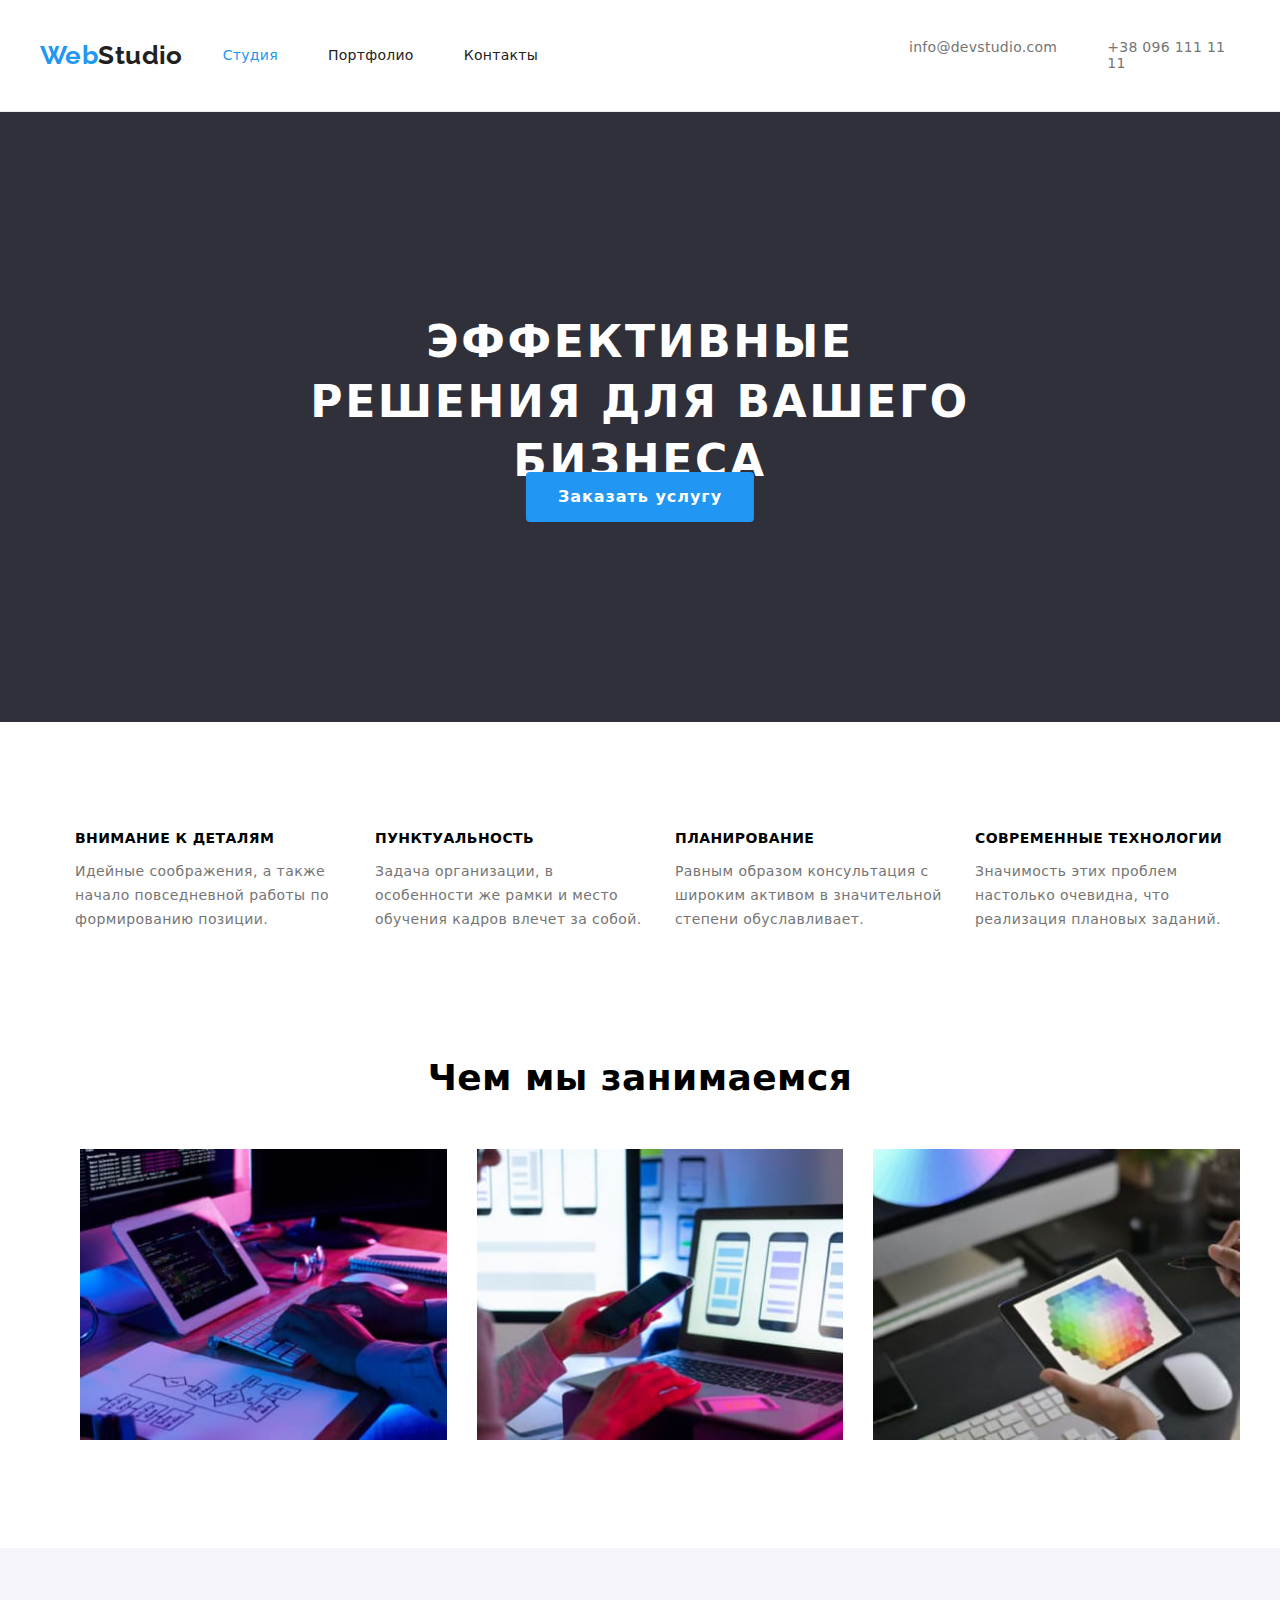
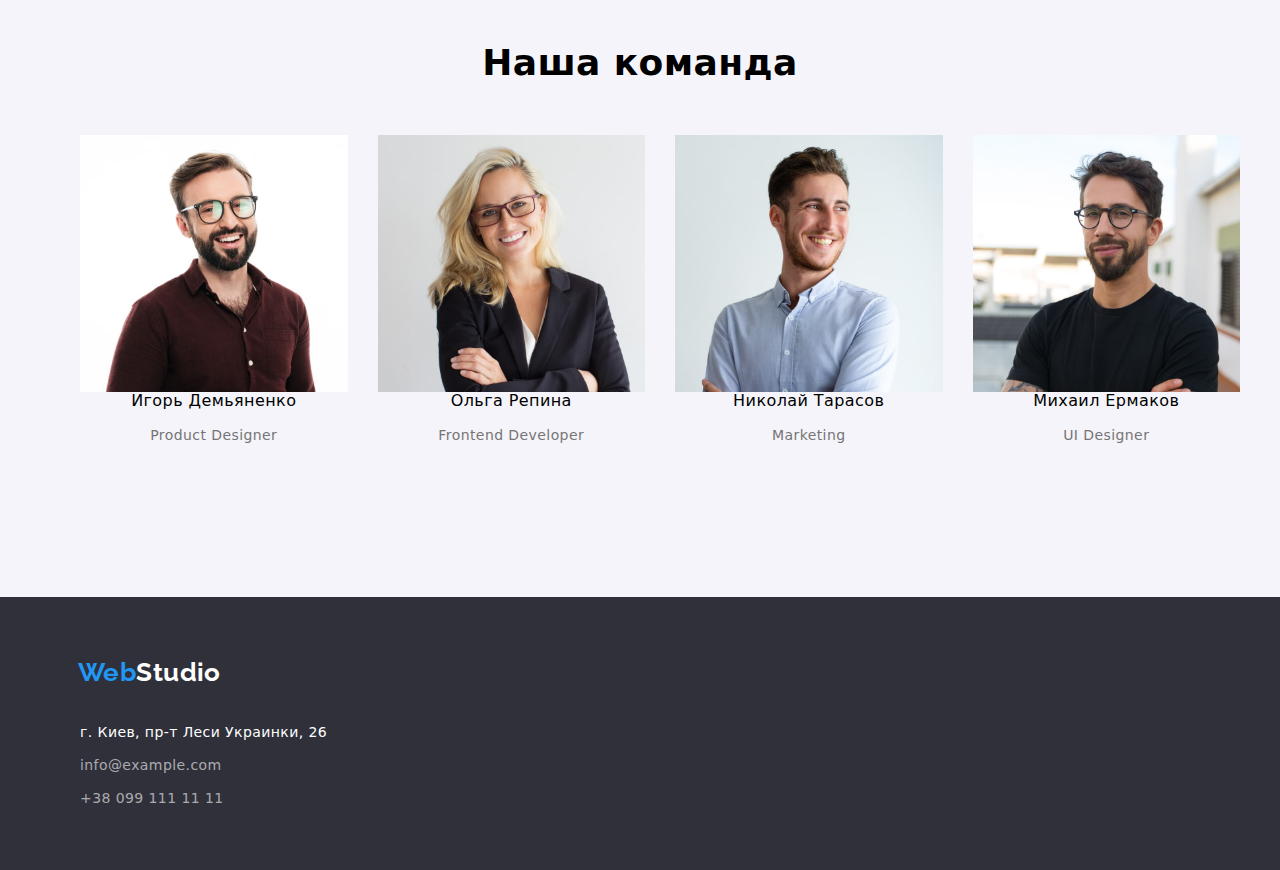
<file: index.html>
<!DOCTYPE html>
<html lang="ru">
  <head>
    <meta charset="UTF-8" />
    <meta http-equiv="X-UA-Compatible" content="IE=edge" />
    <meta name="viewport" content="width=device-width, initial-scale=1.0" />
    <title>GOIT</title>
    <link rel="preconnect" href="https://fonts.googleapis.com">
    <link rel="preconnect" href="https://fonts.gstatic.com" crossorigin>
    <link href="https://fonts.googleapis.com/css2?family=Raleway:wght@700&family=Roboto:wght@400;500;700;900&display=swap" rel="stylesheet">
    <link rel="stylesheet" href="./styles/styles.css">
    <link rel="stylesheet" href="css/normalize.css">
  </head>
  <body>
    <header>
      <div class="container">
        <div class="navigation">
            <a class="logo" href="#" lang="en">Web<span class="logo-ll">Studio</span></a>
          <nav>          
            <ul class="nav-l">
              <li class="list-font"><a class="list-l" href="#">Студия</a></li>
              <li class="list-font"><a class="list" href="./portfolio.html">Портфолио</a></li>
              <li class="list-font"><a class="list" href="#">Контакты</a></li>
            </ul>
          </nav>
          <ul class="telmail-ll">
            <li class="list-font"><a class="list-font-email-tel" href="mailto:info@devstudio.com">info@devstudio.com</a></li>
            <li class="list-font"><a class="list-font-email-tel" href="tel:+380961111111">+38 096 111 11 11</a></li>
          </ul>
        </div>
      </div>
    </header>
    <main>
      <section class="section-l">
        <div class="container">
          <h1 class="header-l">Эффективные решения для вашего бизнеса</h1>
          <button class="button" type="button">Заказать услугу</button>
        </div>
      </section>
      <section class="section-ll">
          <div class="container">
            <h2 class="invisible">Наши преимущества</h2>
        <ul class="header-menu-list">
          <li>
            <h3 class="header-list">Внимание к деталям</h3>
            <p class="text-list">Идейные соображения, а также начало повседневной работы по формированию позиции.</p>
          </li>
          <li>
            <h3 class="header-list">Пунктуальность</h3>
            <p class="text-list">
              Задача организации, в особенности же рамки и место обучения кадров влечет за собой.
            </p>
          </li>
          <li>
            <h3 class="header-list">Планирование</h3>
            <p class="text-list">
              Равным образом консультация с широким активом в значительной степени обуславливает.
            </p>
          </li>
          <li>
            <h3 class="header-list">Современные технологии</h3>
            <p class="text-list">Значимость этих проблем настолько очевидна, что реализация плановых заданий.</p>
          </li>
        </ul>
          </div>
      </section>
      <section class="section-lll">
        <div class="container">
          <h2 class="header-photo">Чем мы занимаемся</h2>
        <ul class="photo-flex">
          <li><img src="./images/img(1).jpg" width="370" height="294" alt="IMG1" /></li>
          <li><img src="./images/img(2).jpg" width="370" height="294" alt="IMG2" /></li>
          <li><img src="./images/img(3).jpg" width="370" height="294" alt="IMG3" /></li>
        </ul>
        </div>
      </section>
      <section class="big-team">
          <div class="container">
            <h2 class="team">Наша команда</h2>
        <ul class="team-our">
          <li class="photo-members">
              <img src="./images/img221.jpg" width="270" height="260" alt="img221" />
            <h3 class="members">Игорь Демьяненко</h3>
            <p class="profession">Product Designer</p>
          </li>
          <li class="photo-members">
              <img src="./images/img222.jpg" width="270" height="260" alt="img222" />
            <h3 class="members">Ольга Репина</h3>
            <p class="profession">Frontend Developer</p>
          </li>
          <li class="photo-members">
              <img src="./images/img223.jpg" width="270" height="260" alt="img223" />
            <h3 class="members">Николай Тарасов</h3>
            <p class="profession">Marketing</p>
          </li>
          <li class="photo-members">
              <img src="./images/img224.jpg" width="270" height="260" alt="img224" />
            <h3 class="members">Михаил Ермаков</h3>
            <p class="profession">UI Designer</p>
          </li>
        </ul>
          </div>
      </section>
    </main>
    <footer class="big-footer">
      <div class="container">
        <div class="footer-l">
          <span class="span-logo">
            <a class="logo" href="#" lang="en">Web<span class="logo-lll">Studio</span></a>
          </span>
      <address>
        <ul class="contacts-list">
          <li class="list-cont-l">
           <a style="text-decoration: none;" class="city" href="https://bit.ly/3pXMvUd">г. Киев, пр-т Леси Украинки, 26</a>
          </li>
          <li class="list-cont-ll">
            <a style="text-decoration: none;" class="email-tel" href="mailto:info@example.com">info@example.com</a>
          </li>
          <li class="list-cont-lll">
            <a style="text-decoration: none;" class="email-tel" href="tel:+380991111111">+38 099 111 11 11</a>
          </li>
        </ul>
      </address>
        </div>
      </div>
    </footer> 
  </body>
</html>
</file>
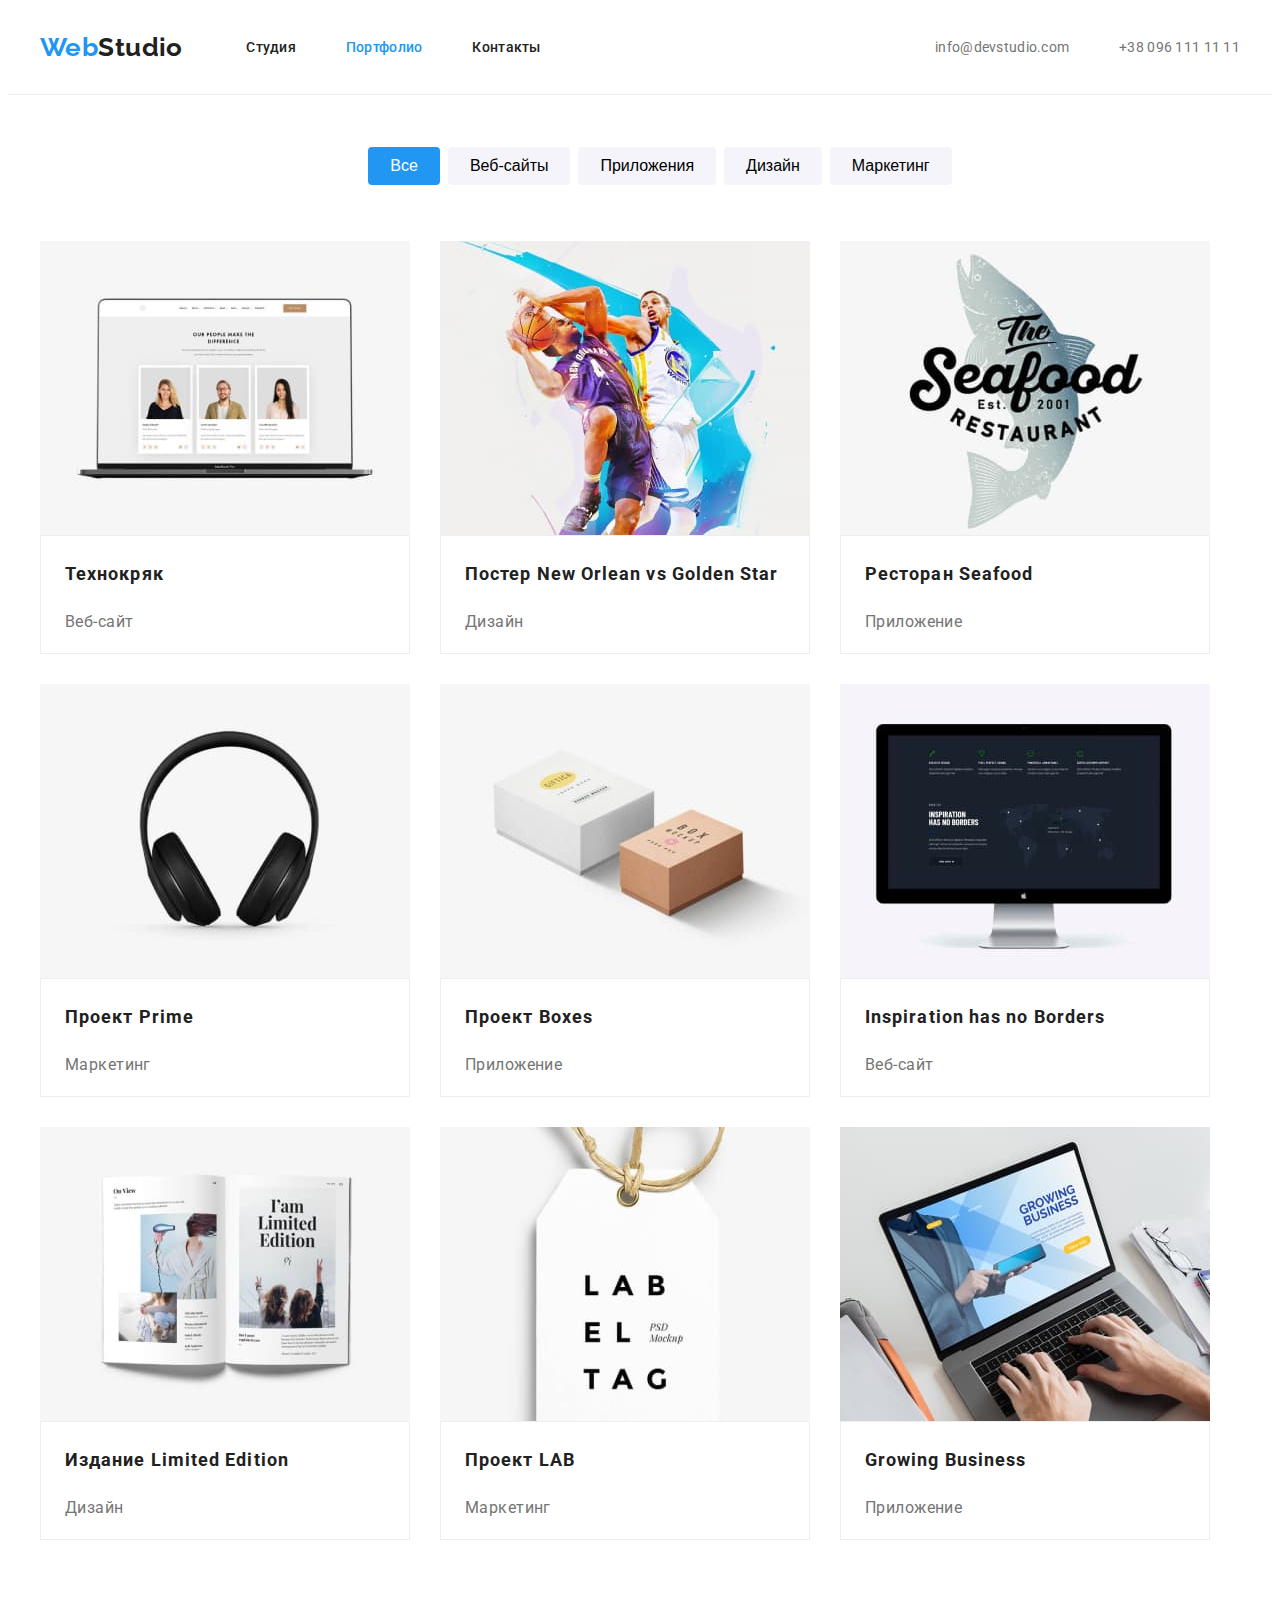
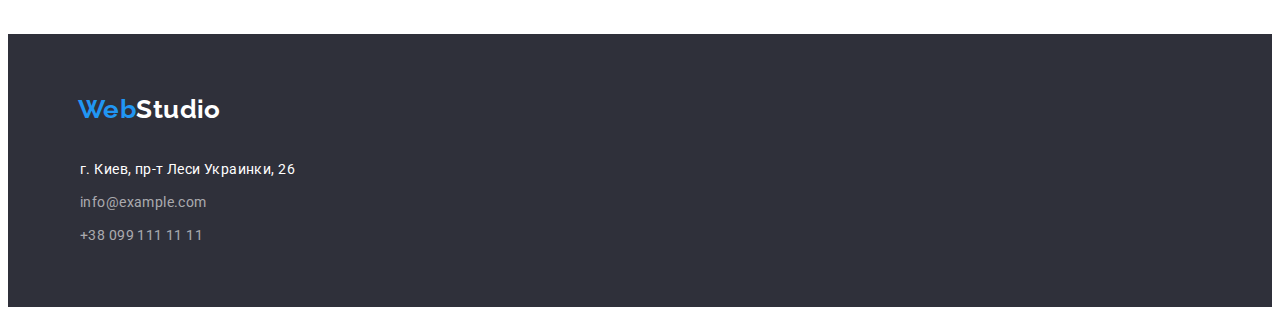
<file: portfolio.html>
<!DOCTYPE html>
<html lang="ru">
  <head>
    <meta charset="UTF-8" />
    <meta http-equiv="X-UA-Compatible" content="IE=edge" />
    <meta name="viewport" content="width=device-width, initial-scale=1.0" />
    <title>Портфолио</title>
    <link rel="preconnect" href="https://fonts.googleapis.com">
    <link rel="preconnect" href="https://fonts.gstatic.com" crossorigin>
    <link href="https://fonts.googleapis.com/css2?family=Raleway:wght@700&family=Roboto:wght@400;500;700;900&display=swap" rel="stylesheet">
    <link rel="stylesheet" href="./styles/styles.css" />    
  </head>
  <body>
    <header>
      <div class="container">
        <div class="navigation">
          <a class="logo" href="#" lang="en">Web<span class="logo-ll">Studio</span></a>
          <nav>
            <ul class="nav-l">
              <li class="list-font"><a class="list-lll" href="./index.html">Студия</a></li>
              <li class="list-font"><a class="list-ll" href="#">Портфолио</a></li>
              <li class="list-font"><a class="list-lll" href="#">Контакты</a></li>
            </ul>
          </nav>
          <ul class="telmail-ll">
            <li class="list-font">
              <a class="list-font-email-tel-ll" href="mailto:info@devstudio.com">info@devstudio.com</a>
            </li>
            <li class="list-font">
              <a class="list-font-email-tel-ll" href="tel:+380961111111">+38 096 111 11 11</a>
            </li>
          </ul>
        </div>
      </div>
    </header>
    <main>
      <section class="section-p-l">
        <div class="container">
          <h1 class="header-ll">Информация</h1>
        <ul class="button-menu-list">
          <li>
            <button class="button-list-ll-aktiv" type="button">Все</button>
          </li>
          <li>
            <button class="button-list-ll" type="button">Веб-сайты</button>
          </li>
          <li>
            <button class="button-list-ll" type="button">Приложения</button>
          </li>
          <li>
            <button class="button-list-ll" type="button">Дизайн</button>
          </li>
          <li>
            <button class="button-list-ll" type="button">Маркетинг</button>
          </li>
        </ul>
        <ul class="photo-list-p">
          <li>
            <img src="./images-portfolio/comp.jpg" alt="img1p" />
            <div class="looo">
              <h2 class="header-list-ll">Технокряк</h2>
              <p class="text-list-ll">Веб-сайт</p>
            </div>
          </li>
          <li>
            <img src="./images-portfolio/bask.jpg" alt="img2p" />
            <div class="looo">
              <h2 class="header-list-ll">Постер New Orlean vs Golden Star</h2>
            <p class="text-list-ll">Дизайн</p>
            </div>
          </li>
          <li>
            <img src="./images-portfolio/fish.jpg" alt="img3p" />
            <div class="looo">
              <h2 class="header-list-ll">Ресторан Seafood</h2>
              <p class="text-list-ll">Приложение</p>
            </div>
          </li>
          <li>
            <img src="./images-portfolio/img (13).jpg" alt="img4p" />
            <div class="looo">
              <h2 class="header-list-ll">Проект Prime</h2>
              <p class="text-list-ll">Маркетинг</p>
            </div>
          </li>
          <li>
            <img src="./images-portfolio/img (14).jpg" alt="img5p" />
            <div class="looo">
              <h2 class="header-list-ll">Проект Boxes</h2>
              <p class="text-list-ll">Приложение</p>
            </div>
          </li>
          <li>
            <img src="./images-portfolio/img (15).jpg" alt="img6p" />
            <div class="looo">
              <h2 class="header-list-ll">Inspiration has no Borders</h2>
              <p class="text-list-ll">Веб-сайт</p>
            </div>
          </li>
          <li>
            <img src="./images-portfolio/img (16).jpg" alt="img7p" />
            <div class="looo">
              <h2 class="header-list-ll">Издание Limited Edition</h2>
              <p class="text-list-ll">Дизайн</p>
            </div>
          </li>
          <li>
            <img src="./images-portfolio/brel.jpg" alt="img8p" />
            <div class="looo">
              <h2 class="header-list-ll">Проект LAB</h2>
              <p class="text-list-ll">Маркетинг</p>
            </div>
          </li>
          <li>
            <img src="./images-portfolio/comp2.jpg" alt="img9p" />
            <div class="looo">
              <h2 class="header-list-ll">Growing Business</h2>
              <p class="text-list-ll">Приложение</p>
            </div>
          </li>
        </ul>
        </div>
      </section>
    </main>
    <footer class="big-footer">
      <div class="container">
        <div class="footer-l">
          <span class="span-logo">
            <a class="logo" href="#" lang="en">Web<span class="logo-lll">Studio</span></a>
          </span>
      <address>
        <ul class="contacts-list">
          <li class="list-cont-l" style="list-style-type: none">
            <a class="city" href="https://bit.ly/3pXMvUd">г. Киев, пр-т Леси Украинки, 26</a>
          </li>
          <li class="list-cont-ll" style="list-style-type: none">
            <a class="email-tel" href="mailto:info@example.com">info@example.com</a>
          </li>
          <li class="list-cont-lll" style="list-style-type: none">
            <a class="email-tel" href="tel:+380991111111">+38 099 111 11 11</a>
          </li>
        </ul>
      </address>
        </div>
      </div>
    </footer>
  </body>
</html>
</file>
<file: styles/styles.css>
:root {
  --color-hover: #2196f3;
  --font-family: 'Raleway', sans-serif;
  --color-color2: #757575;
  --background-color-color3: #2f303a;
  --background-color-color4: #f5f4fa;
  --color-color3: #212121;
  --color-color4: #fff;
  --background-color5: #188ce8;
  --color-color5: rgba(255, 255, 255, 0.6);

}

body {
  font-family: Roboto;
  font-size: 14px;
  letter-spacing: 0.03em;
  background-color: var(--color-color4);
}

html {
  box-sizing: border-box;
  scroll-behavior: smooth;
}

*,
*::before,
*::after {
  box-sizing: inherit;
}

.container {
  max-width: 1200px;
  margin: 0 auto;
  width: 100%;
}

h1,
h2,
h3,
h4,
h5,
h6,
p {
	margin-top: 0;
}

img {
	display: block;
	max-width: 100%;
	height: auto;
}

address {
	font-style: normal;
}

header {
  border-bottom: 1px solid #ECECEC;;
}

/* Nav */

.navigation {
  display: flex;
  justify-content: space-between;
  align-items: center;
  margin-top: 25px;
  margin-bottom: 25px;


}

.nav-l {
  display: flex;
  gap: 50px;
  margin-right: 331px;
}

.telmail-ll {
  display: flex;
  gap: 50px;
}

.logo {
  text-decoration: none;
  font-family: var(--font-family);
  font-weight: 700;
  font-size: 26px;
  line-height: 1.17;
  color: var(--color-hover);
}

.logo-ll {
  color: var(--color-color3);
}

.list:hover {
  color: var(--color-hover);
}


.list-font {
 
  line-height: 1.17;
  list-style-type: none;
  letter-spacing: 5;
  letter-spacing: 0.02em;
}

.list {
  color: var(--color-color3);
  font-weight: 500;
  text-decoration: none;
}

.list-l {
  color: var(--color-hover);
  font-weight: 500;
  text-decoration: none;
}

.list-font-email-tel {
  line-height: 1.17;
  color: var(--color-color2);
  font-weight: 500;
  text-decoration: none;
}

.list-font-email-tel:hover {
  color: var(--color-hover);
}

/* Menu-Section1 */

.section-l {
  background-color: var(--background-color-color3);
  padding: 200px 0
}

.header-l {
  text-transform: uppercase;
  font-size: 44px;
  font-weight: 900;
  line-height: 1.36;
  letter-spacing: 0.06em;
  width: 696px;
  height: 120px;
  text-align: center;
  margin: 0 auto;
  color: var(--color-color4);
}

/* Button */

.button {
  margin-top: 40px;
  position: relative;
  left: 50%;
  transform: translate(-50%, 0);  
  padding: 10px 32px;
  border-radius: 4px;
  font-weight: 700;
  font-size: 16px;
  line-height: 1.87;
  border: 0;
  letter-spacing: 0.06em;

  color: var(--color-color4);
}

.button {
  background-color: var(--color-hover);
}

.button:hover,
.button:focus {
  background-color: var(--background-color5);
  color: var(--color-color4);
}

/* Header-list */

.section-ll {
  display: flex;
  margin-top: 94px;
  margin-bottom: 94px;
  
}

.header-menu-list {
  display: flex;
  gap: 30px;
  justify-content: center;
  list-style-type: none;
  
}

.invisible {
  font-size: 0px;
}

.header-list {
  font-size: 14px;
  font-weight: 700;
  line-height: 1.17;
  text-transform: uppercase;
}

.text-list {
  display: flex;
  width: 270px;
  height: 75px;
  color: var(--color-color2);
  line-height: 1.7;
}

/* Header-Photo */

.section-lll {
  display: flex;
  margin-bottom: 94px;
}

.photo-flex {
  display: flex;
  gap: 30px;
  justify-content: center;
  list-style-type: none;
}

.header-photo {
  display: flex;
  justify-content: center;
  margin-bottom: 50px;
  font-weight: 700;
  font-size: 36px;
  line-height: 1.17;
}

/* Our Team */

.big-team {
  display: flex;
  background-color: var(--background-color-color4);

}

.team-our {
  list-style-type: none;
  display: flex;
  gap: 30px;
  justify-content: center;
  margin-bottom: 94px;
}

.team {
  display: flex;
  justify-content: center;
  font-weight: 700;
  font-size: 36px;
  line-height: 1.17;
  margin-bottom: 50px;
  margin-top: 94px;
}

.photo-members {
  width: 270px;
  height: 368px;
}

.members {
  text-align: center;
  font-weight: 500;
  font-size: 16px;
  line-height: 1.17;
}

.profession {
  text-align: center;
  color: var(--color-color2);
  font-size: 16;
  line-height: 1.17;
}

/* Footer */

.big-footer {
  background-color: var(--background-color-color3);
}

.footer-l {
  display: flex;
  flex-direction: column;
  padding-top: 60px;
  
}

.contacts-list {
  list-style-type: none;
  margin-bottom: 60px;
}

.list-cont-l, .list-cont-ll {
  margin-bottom: 9px;
}


.city {
  text-decoration: none;
  color: var(--color-color4);
  line-height: 1.7;
  font-style: normal;
}

.city:hover {
  color: var(--color-hover);
}

.email-tel {
  text-decoration: none;
  line-height: 1.7;
  color: var(--color-color5);
  font-style: normal;
}

.email-tel:hover {
  color: var(--color-hover);
}

.logo-lll {
  color: var(--color-color4);
}

.span-logo {
  margin-left: 38px;
  margin-bottom: 20px;
 
  
}

/* Portfolio */

/* Nav */

.logo-ll {
  color: var(--color-color3);
}

.list-lll:hover {
  color: var(--color-hover);
}

.list-font-ll {
  line-height: 1.17;
  list-style-type: none;
  letter-spacing: 0.02em;
}

.list-lll {
  text-decoration: none;
  letter-spacing: 0.02em;
  color: var(--color-color3);
  font-weight: 500;
}

.list-ll {
  text-decoration: none;
  letter-spacing: 0.02em;
  color: var(--color-hover);
  font-weight: 500;
}

.list-font-email-tel-ll {
  text-decoration: none;
  letter-spacing: 0.02em;
  line-height: 1.17;
  list-style-type: none;
  color: var(--color-color2);
}

.list-font-email-tel-ll:hover {
  color: var(--color-hover);
}

/* Main */

.header-ll {
  visibility: hidden;
}

.section-p-l {
  display: flex;
  margin-bottom: 94px;

}

.photo-list-p {
  list-style: none;
	padding-left: 0;
	margin: 0;
  list-style-type: none;
  display: flex;
  flex-wrap: wrap;
  gap: 30px;
  margin-top: 56px;
}

.button-menu-list {
  list-style-type: none;
  display: flex;
  justify-content: center;
  gap: 8px;
}

.button-list-ll {
  border: 0;
  cursor: pointer;
  padding: 6px 22px;
  border-radius: 4px;
  font-weight: 500;
  font-size: 16px;
  line-height: 1.6;
  background-color: var(--background-color-color4);
}

.button-list-ll-aktiv {
  border: 0;
  cursor: pointer;
  padding: 6px 22px;
  border-radius: 4px;
  font-weight: 500;
  font-size: 16px;
  line-height: 1.6;
  color: var(--color-color4);
  background-color: var(--color-hover);
}

.button-list-ll:hover,
.button-list-ll:focus {
  color: var(--color-color4);
  background-color: var(--color-hover);
}

/* Information */

.header-list-ll {
  font-weight: 700;
  letter-spacing: 0.06em;
  font-size: 18px;
  line-height: 2;
  color: var(--color-color3);
  margin-left: 24px;
  margin-top: 20px;
  
}

.looo {
  border: 1px solid #EEEEEE;
}

.text-list-ll {
  font-size: 16px;
  line-height: 1.875;
  color: var(--color-color2);
  margin-left: 24px;
  margin-top: 4px;
}
</file>
